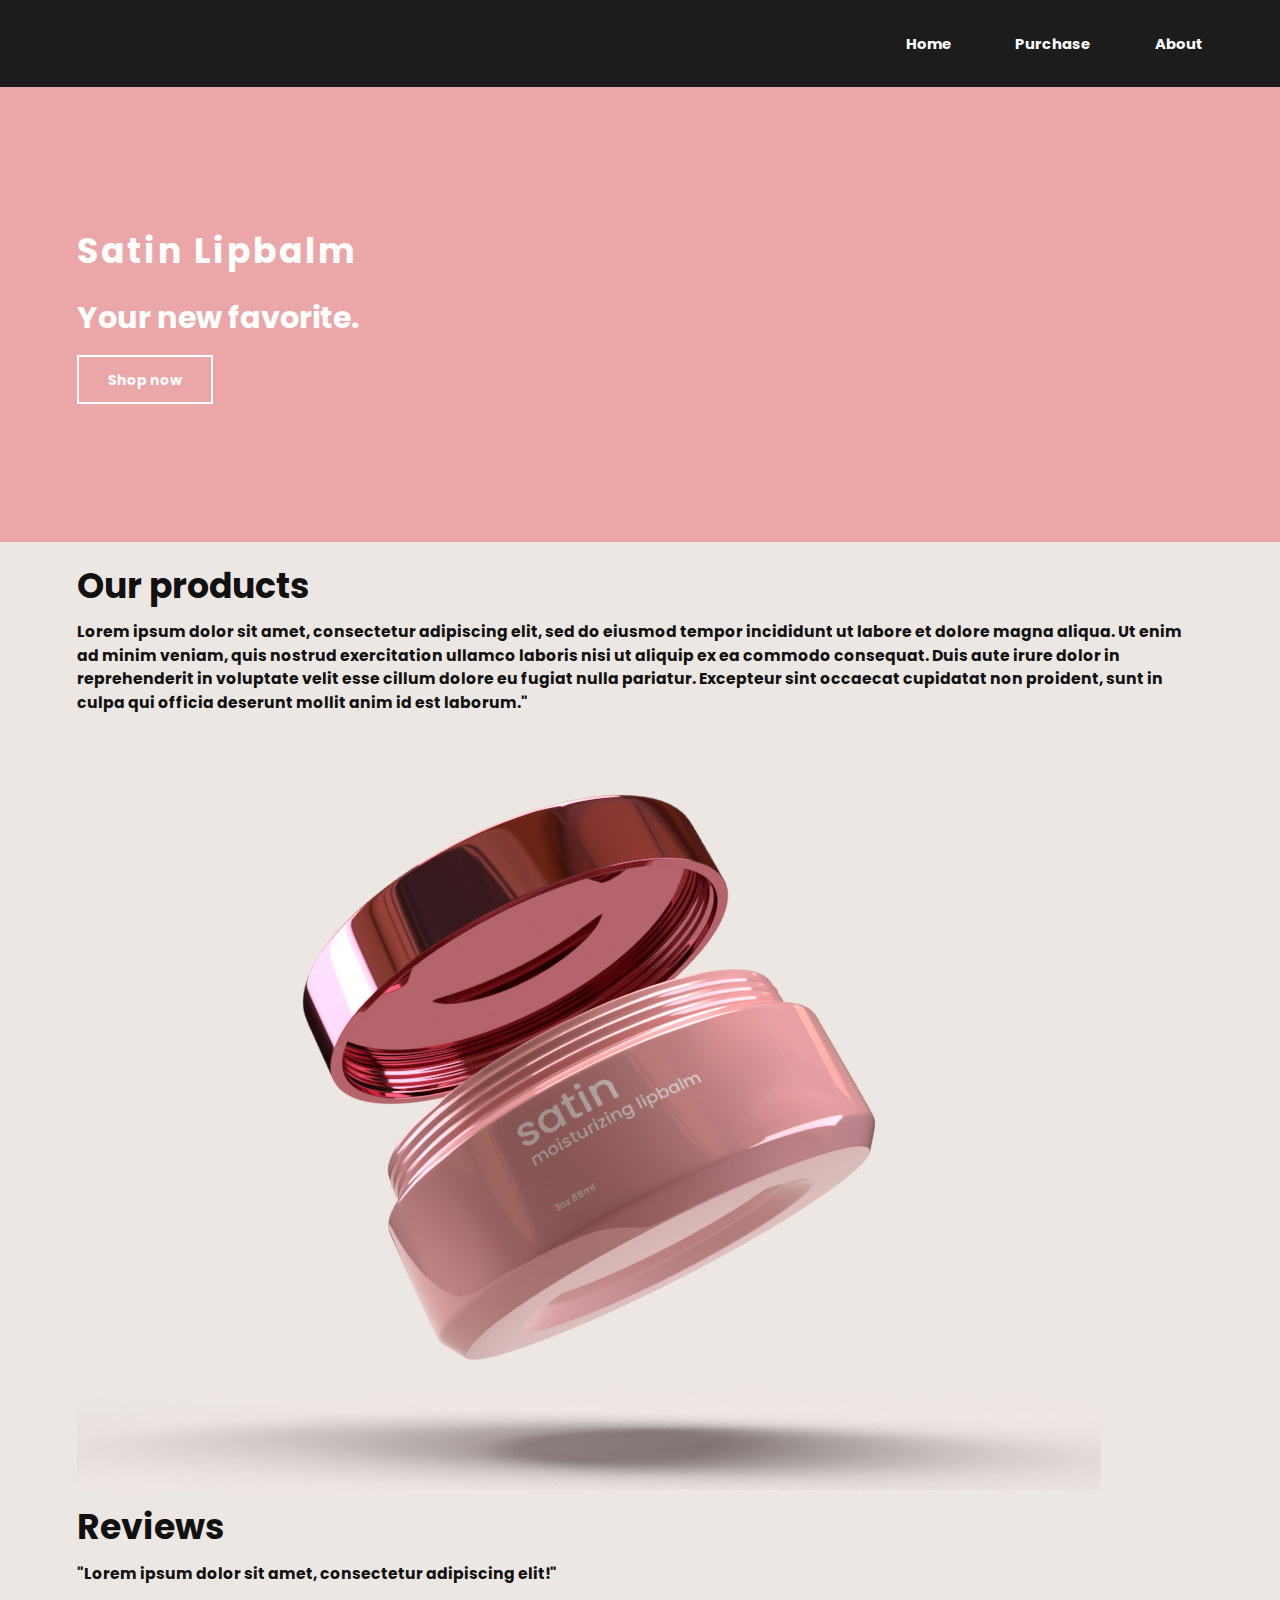
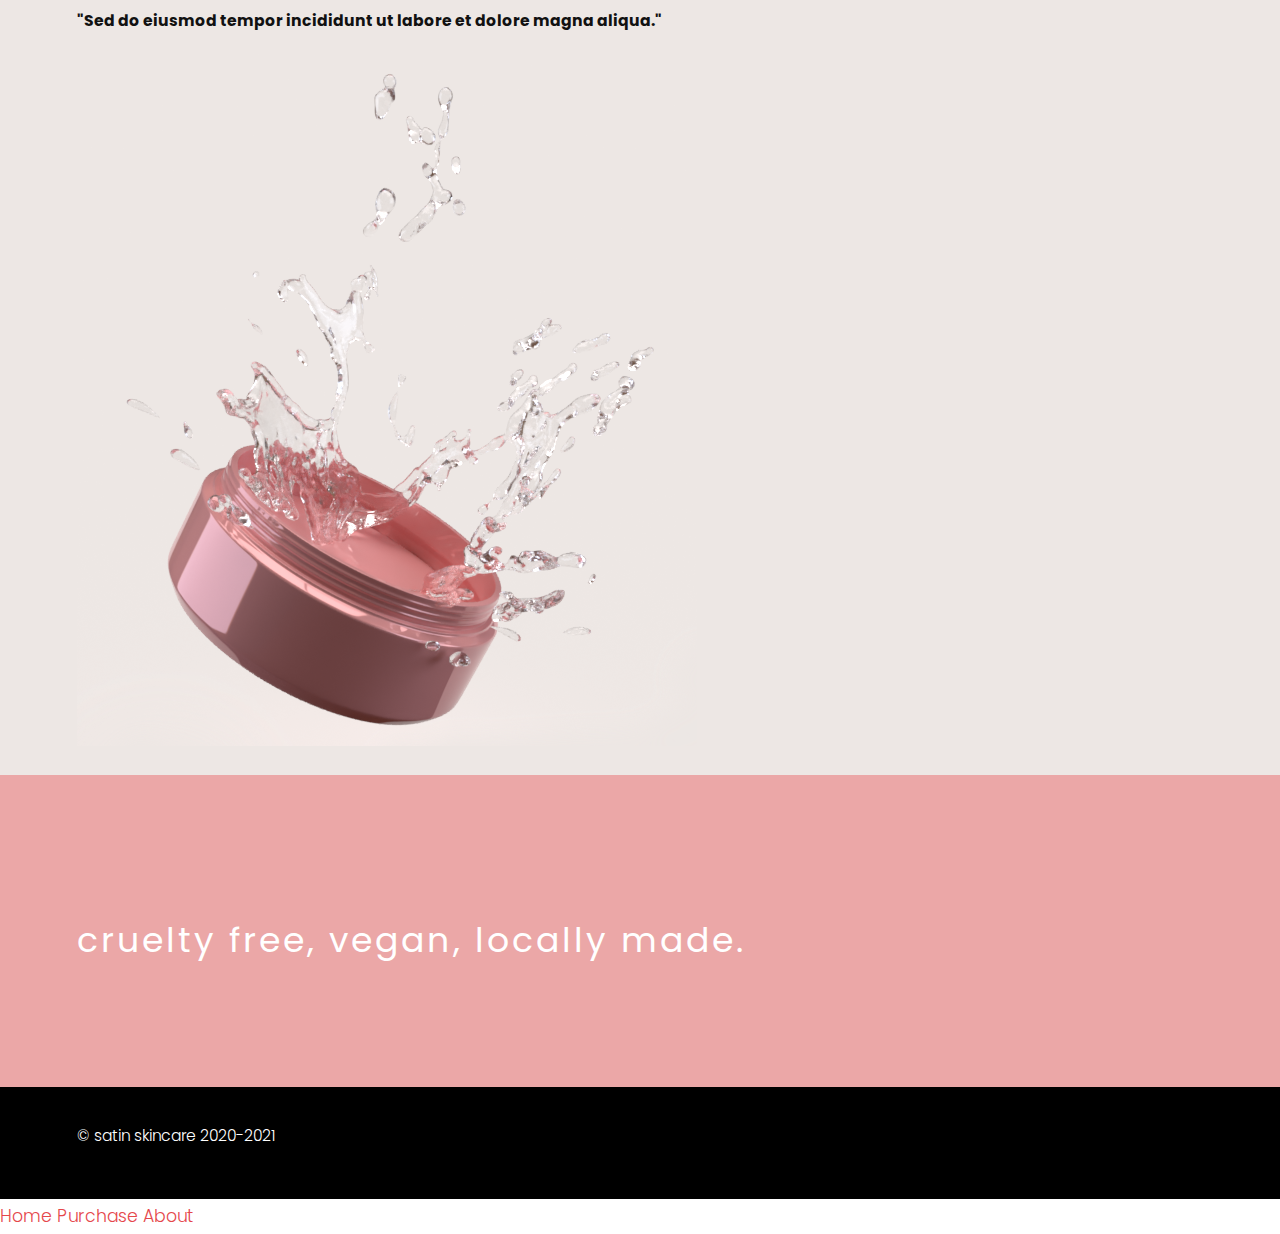
<file: index.html>
<!DOCTYPE HTML>
<!--
    The template used was provided by Templated under the Creative Commons License.
    The official copyright statement is as follows:

	Introspect by TEMPLATED
	templated.co @templatedco
	Released for free under the Creative Commons Attribution 3.0 license (templated.co/license)
-->
<html>
	<head>
        <link rel="preconnect" href="https://fonts.gstatic.com">
        <link href="https://fonts.googleapis.com/css2?family=Poppins:wght@600;800&display=swap" rel="stylesheet">
        
        
		<title>satin skincare - homepage</title>
		<meta charset="utf-8" />
		<meta name="viewport" content="width=device-width, initial-scale=1, user-scalable=no" />
		<link rel="stylesheet" href="assets/css/main.css" />
	</head>
	<body>

		<!-- Header -->
			<header id="header">
				<div class="inner">
					<a href="index.html" class="logo"></a>
					<nav id="nav">
						<a href="index.html">Home</a>
                        <a href="purchase.html">Purchase</a>
						<a href="about.html">About</a>
					</nav>
				</div>
			</header>
			<a href="#menu" class="navPanelToggle"><span class="fa fa-bars"></span></a>

		<!-- Banner -->
			<section id="banner">
				<div class="inner">
					<h1> Satin Lipbalm </h1> 
                    <h2> Your new favorite. </h2>
					<ul class="actions">
						<li><a href="purchase.html" class="button alt">Shop now</a></li>
					</ul>
				</div>
			</section>

        
        
		<!-- One -->
			<section id="one">
				<div class="inner">
					<header>
                        <h1> Our products</h1>
                        <h5>Lorem ipsum dolor sit amet, consectetur adipiscing elit, sed do eiusmod tempor incididunt ut labore et dolore magna aliqua. Ut enim ad minim veniam, quis nostrud exercitation ullamco laboris nisi ut aliquip ex ea commodo consequat. Duis aute irure dolor in reprehenderit in voluptate velit esse cillum dolore eu fugiat nulla pariatur. Excepteur sint occaecat cupidatat non proident, sunt in culpa qui officia deserunt mollit anim id est laborum."</h5>
                 <img src="assets/img/openlogo.png">
                        <h1> Reviews</h1>
                        <h5>
                        "Lorem ipsum dolor sit amet, consectetur adipiscing elit!" <br>
                            <br>
                        "Sed do eiusmod tempor incididunt ut labore et dolore magna aliqua." </h5>
                        <img src="assets/img/splash.png">      
                        
					</header>
                    </div>    
			</section>
        
        <section id="banner">
				<div class="inner">
					<h1> <span> cruelty free, vegan, locally made.</span></h1>
				</div>
			</section>
        
        <!-- Footer -->
			<section id="footer">
				<div class="inner">
					<header>
						<h2></h2>
					</header>
					
					<div class="copyright">
						&copy; satin skincare 2020-2021
					</div>
				</div>
			</section>

			<script src="assets/js/jquery.min.js"></script>
			<script src="assets/js/skel.min.js"></script>
			<script src="assets/js/util.js"></script>
			<script src="assets/js/main.js"></script>

	</body>
</html>
</file>
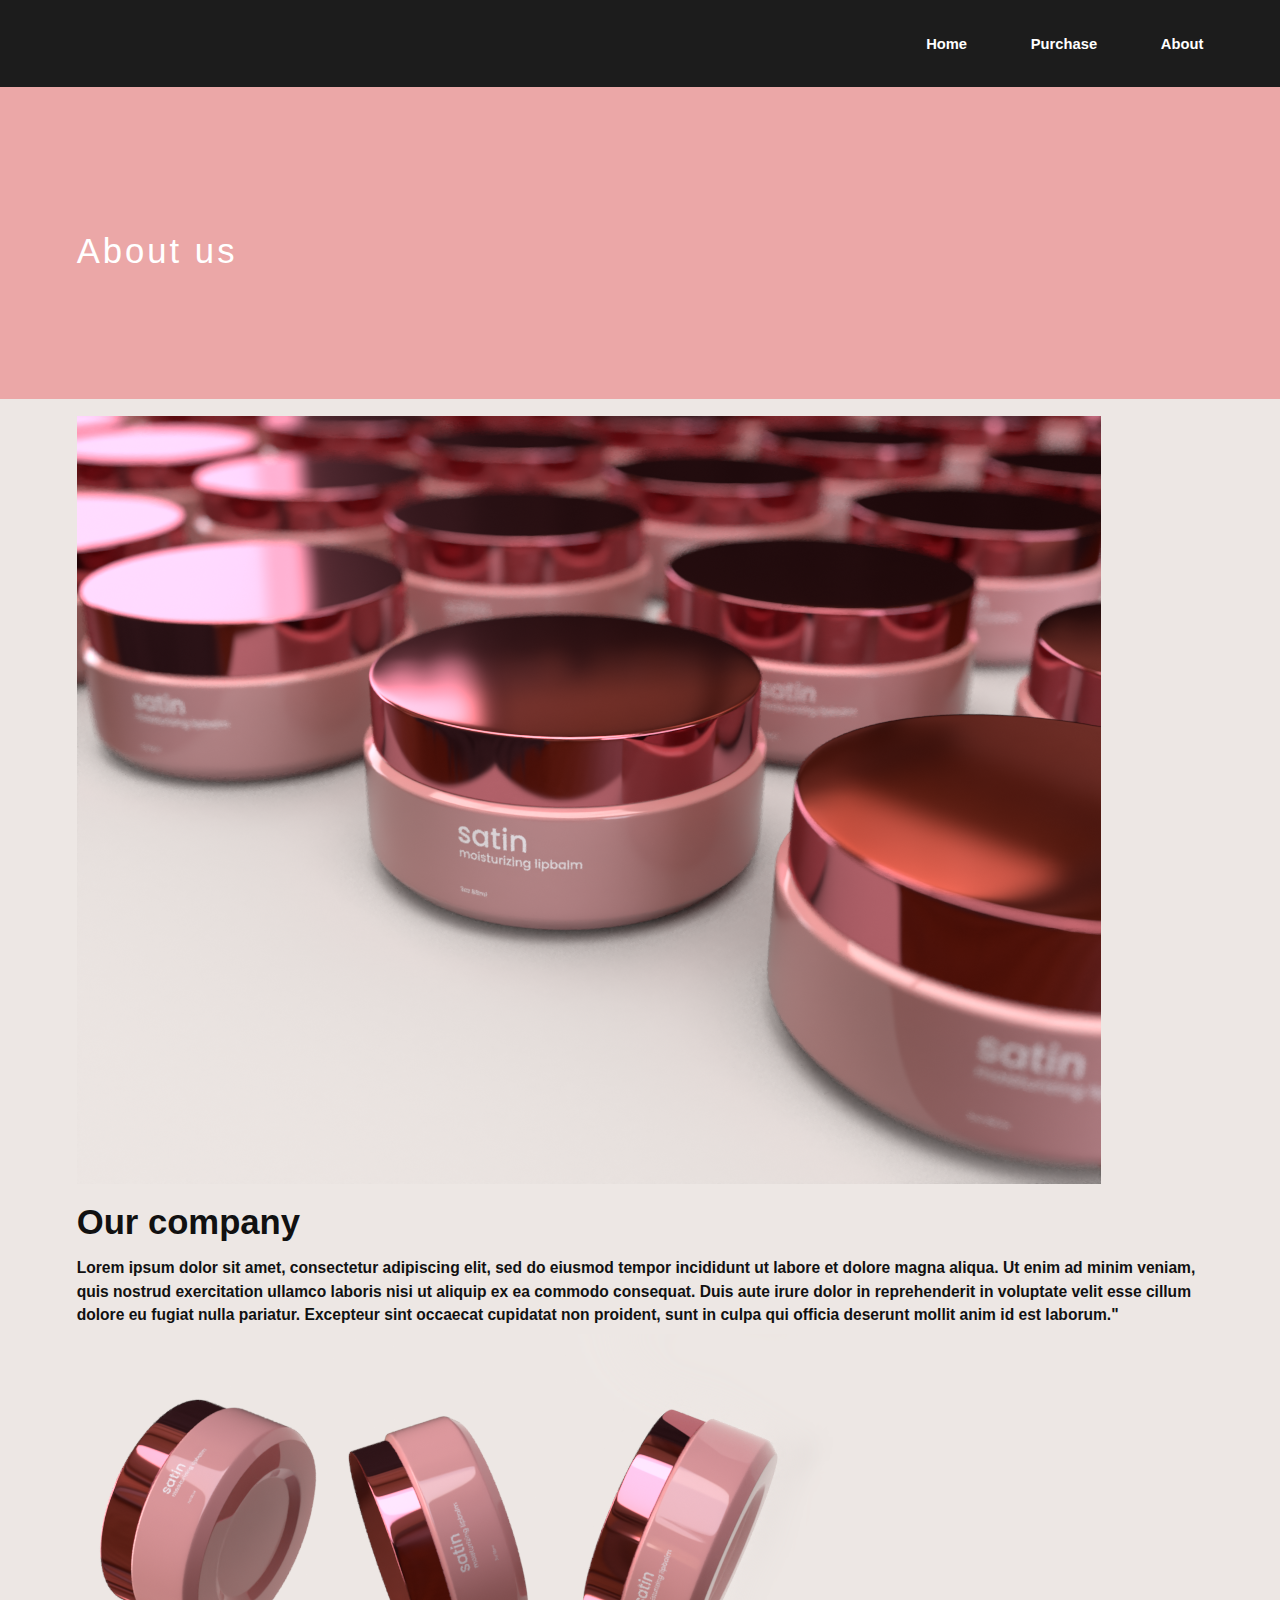
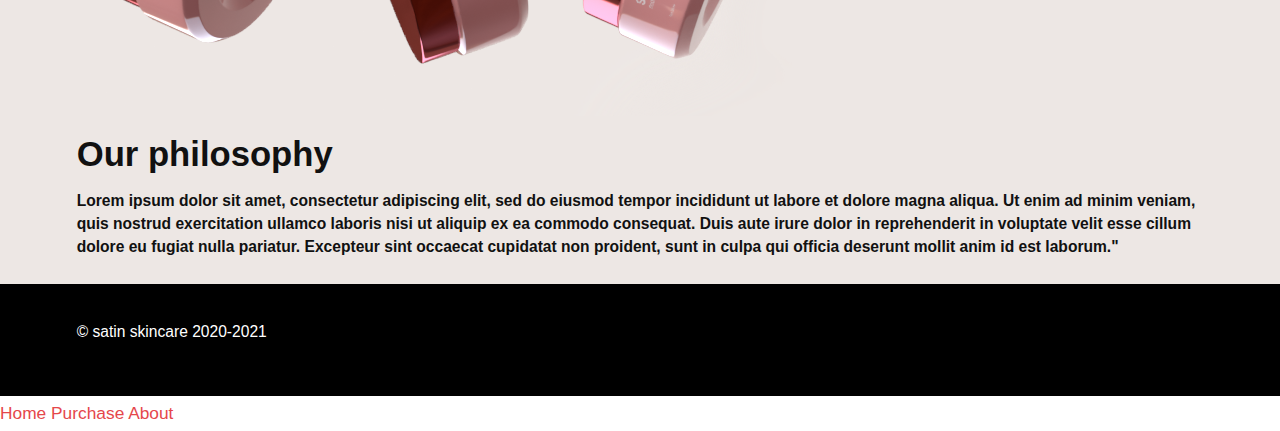
<file: about.html>
<!DOCTYPE HTML>
<!--
	Introspect by TEMPLATED
	templated.co @templatedco
	Released for free under the Creative Commons Attribution 3.0 license (templated.co/license)
-->
<html>
	<head>
		<title>satin skincare - about</title>
		<meta charset="utf-8" />
		<meta name="viewport" content="width=device-width, initial-scale=1, user-scalable=no" />
		<link rel="stylesheet" href="assets/css/main.css" />
	</head>
	<body>

			<header id="header">
				<div class="inner">
					<a href="index.html" class="logo"></a>
					<nav id="nav">
						<a href="index.html">Home</a>
						<a href="purchase.html">Purchase</a>
						<a href="about.html">About</a>
					</nav>
				</div>
			</header>
					
        <!-- Banner -->
			<section id="banner">
				<div class="inner">
					<h1> <span>About us</span></h1>
				</div>
			</section>

		<!-- One -->
			<section id="one">
				<div class="inner">
					<header>
				<img src="assets/img/somany.png">
                <h1> Our company</h1>
                        <h5>Lorem ipsum dolor sit amet, consectetur adipiscing elit, sed do eiusmod tempor incididunt ut labore et dolore magna aliqua. Ut enim ad minim veniam, quis nostrud exercitation ullamco laboris nisi ut aliquip ex ea commodo consequat. Duis aute irure dolor in reprehenderit in voluptate velit esse cillum dolore eu fugiat nulla pariatur. Excepteur sint occaecat cupidatat non proident, sunt in culpa qui officia deserunt mollit anim id est laborum."</h5>
                 <img src="assets/img/3horizontal.png">
                        <h1> Our philosophy</h1>
                        <h5>Lorem ipsum dolor sit amet, consectetur adipiscing elit, sed do eiusmod tempor incididunt ut labore et dolore magna aliqua. Ut enim ad minim veniam, quis nostrud exercitation ullamco laboris nisi ut aliquip ex ea commodo consequat. Duis aute irure dolor in reprehenderit in voluptate velit esse cillum dolore eu fugiat nulla pariatur. Excepteur sint occaecat cupidatat non proident, sunt in culpa qui officia deserunt mollit anim id est laborum."</h5>
					</header>
                    </div>
                
                
			</section>
        
			<section id="footer">
				<div class="inner">
					<header>
						<h2></h2>
					</header>
					
					<div class="copyright">
						&copy; satin skincare 2020-2021
					</div>
				</div>
			</section>

			<script src="assets/js/jquery.min.js"></script>
			<script src="assets/js/skel.min.js"></script>
			<script src="assets/js/util.js"></script>
			<script src="assets/js/main.js"></script>
				

	</body>
</html>
</file>
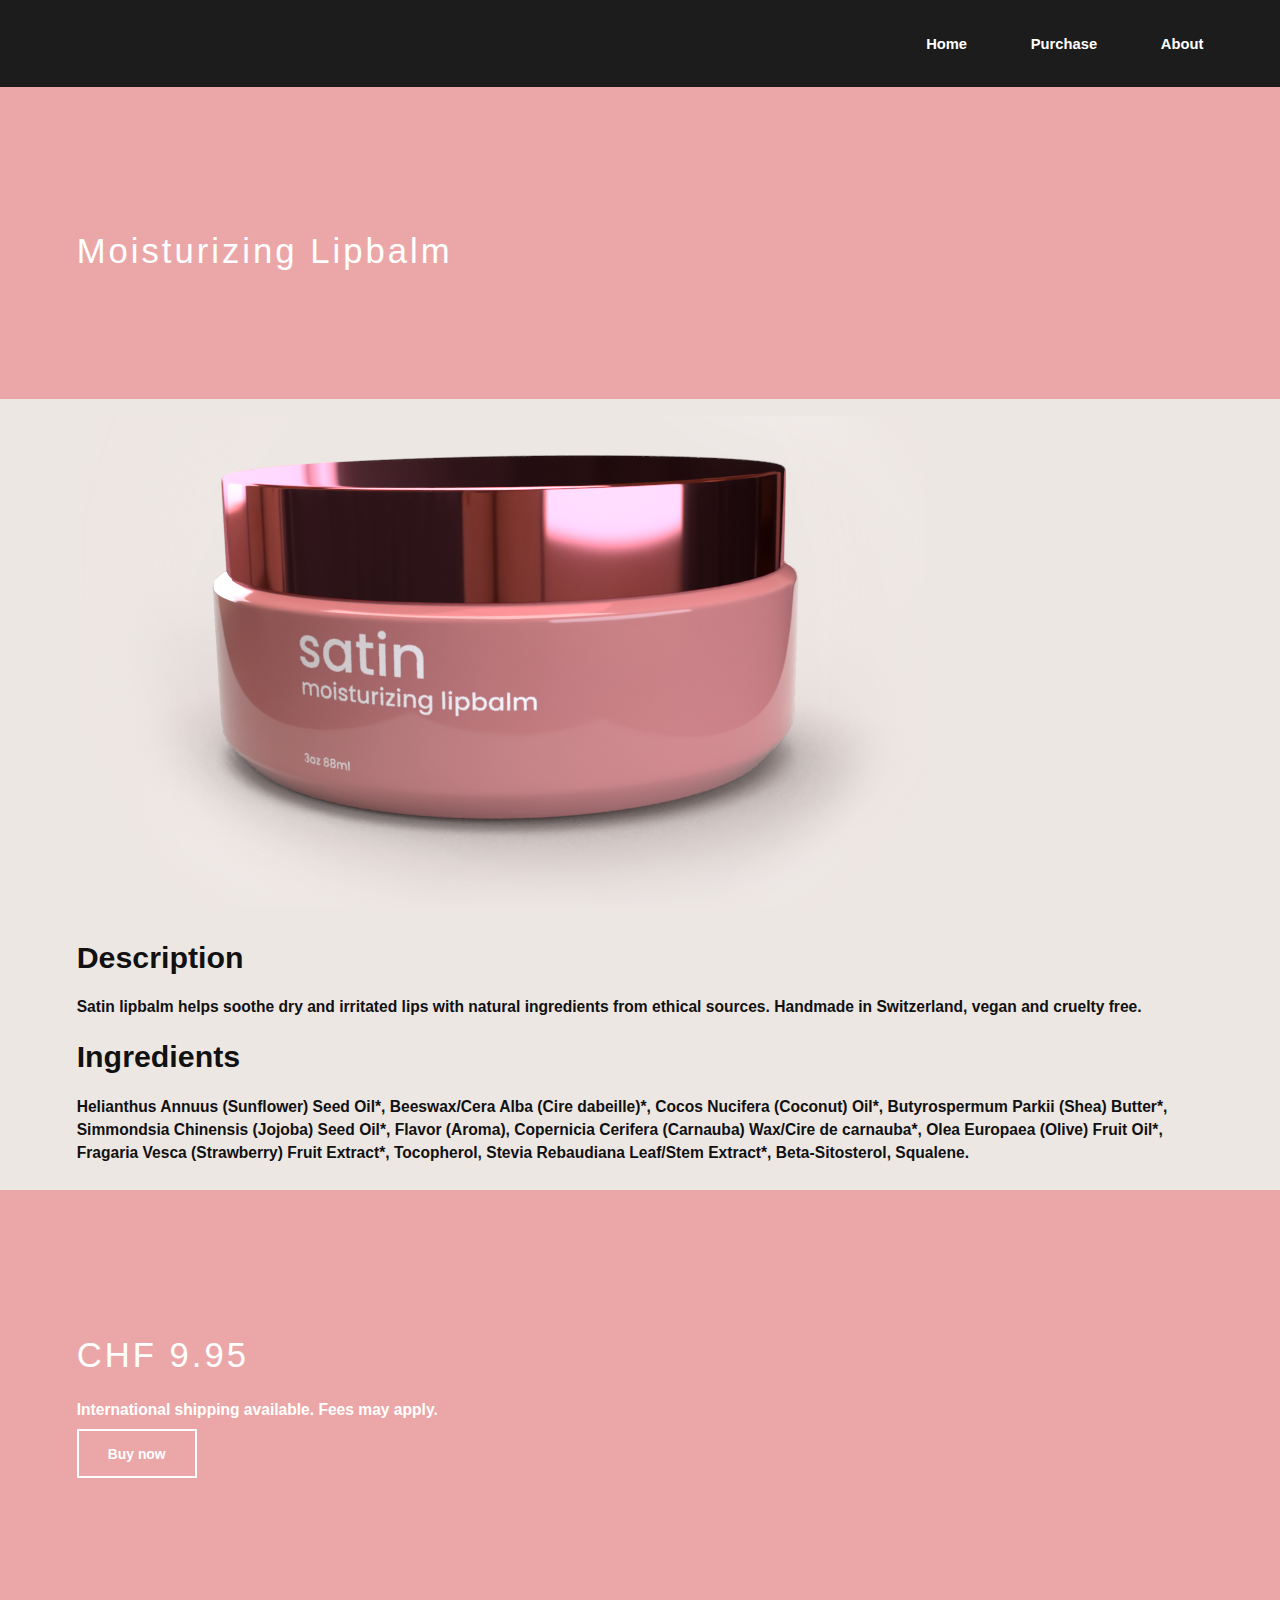
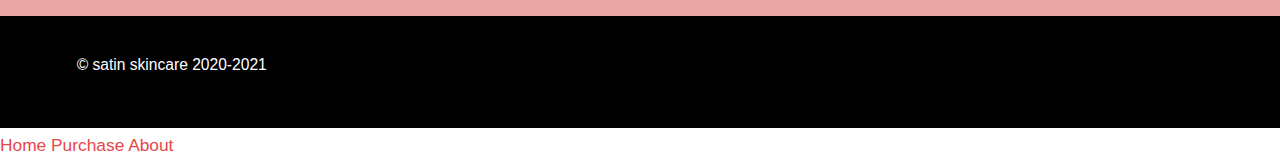
<file: purchase.html>
<!DOCTYPE HTML>
<!--
    The template used is by Templated.
    The official copyright statement is as follows:

	Introspect by TEMPLATED
	templated.co @templatedco
	Released for free under the Creative Commons Attribution 3.0 license (templated.co/license)
-->
<html>
	<head>
		<title>satin skincare - purchase</title>
		<meta charset="utf-8" />
		<meta name="viewport" content="width=device-width, initial-scale=1, user-scalable=no" />
		<link rel="stylesheet" href="assets/css/main.css" />
	</head>
	<body>

		<!-- Header -->
			<header id="header">
				<div class="inner">
					<a href="index.html" class="logo"></a>
					<nav id="nav">
						<a href="index.html">Home</a>
                        <a href="purchase.html">Purchase</a>
						<a href="about.html">About</a>
					</nav>
				</div>
			</header>
			<a href="#menu" class="navPanelToggle"><span class="fa fa-bars"></span></a>

		<!-- Banner -->
			<section id="banner">
				<div class="inner">
					<h1> <span> Moisturizing Lipbalm </span> </h1>
				</div>
			</section>
        
        
        <!-- One -->
			<section id="one">
				<div class="inner">
					<header>
                        <img src="assets/img/single.png">
                        <h2> Description </h2>
                        <h5> Satin lipbalm helps soothe dry and irritated lips with natural ingredients from ethical sources. Handmade in Switzerland, vegan and cruelty free.
                        </h5>
                        <h2> Ingredients </h2>
                        <h5> Helianthus Annuus (Sunflower) Seed Oil*, Beeswax/Cera Alba (Cire dabeille)*, Cocos Nucifera (Coconut) Oil*, Butyrospermum Parkii (Shea) Butter*, Simmondsia Chinensis (Jojoba) Seed Oil*, Flavor (Aroma), Copernicia Cerifera (Carnauba) Wax/Cire de carnauba*, Olea Europaea (Olive) Fruit Oil*, Fragaria Vesca (Strawberry) Fruit Extract*, Tocopherol, Stevia Rebaudiana Leaf/Stem Extract*, Beta-Sitosterol, Squalene.
                    </h5>
					</header>
                    </div>    
			</section>
        
        <!-- One -->
        <section id="banner">
				<div class="inner">
					<h1> <span>CHF 9.95</span></h1>
                    <h5> International shipping available. Fees may apply.</h5>
					<ul class="actions">
						<li><a href="purchase.html" class="button alt">Buy now</a></li>
					</ul>
				</div>
			</section>

		<!-- Footer -->
			<section id="footer">
				<div class="inner">
					<header>
						<h2></h2>
					</header>
					
					<div class="copyright">
						&copy; satin skincare 2020-2021
					</div>
				</div>
			</section>

		<!-- Scripts -->
			<script src="assets/js/jquery.min.js"></script>
			<script src="assets/js/skel.min.js"></script>
			<script src="assets/js/util.js"></script>
			<script src="assets/js/main.js"></script>

	</body>
</html>
</file>
<file: assets/css/main.css>
@import url(https://fonts.googleapis.com/css?family=Lato:300,400,700|Pacifico);
a,
body,
div,
footer,
h1,
h2,
h3,
h4,
h5,
h6,
header,
html,
img,
li,
menu,
nav,
section,
span,
ul {
	margin: 0;
	padding: 0;
	border: 0;
	font-size: 100%;
	font: inherit;
	vertical-align: baseline
}

footer,
header,
menu,
nav,
section {
	display: block
}

body {
	line-height: 1;
	background-color: #ede7e4
}

ul {
	list-style: none
}

body {
	-webkit-text-size-adjust: none
}

*,
:after,
:before {
	-moz-box-sizing: border-box;
	-webkit-box-sizing: border-box;
	box-sizing: border-box
}

body {
	-ms-overflow-style: scrollbar
}

@media screen and (max-width:480px) {
	body,
	html {
		min-width: 320px
	}
}

body {
	background: #fff
}

body {
	background-color: #fff;
	color: #111
}

body {
	font-family: Poppins, sans-serif;
	font-size: 15pt;
	font-weight: 300;
	line-height: 2
}

@media screen and (max-width:1680px) {
	body {
		font-size: 13pt
	}
}

@media screen and (max-width:1280px) {
	body {
		font-size: 13pt
	}
}

@media screen and (max-width:980px) {
	body {
		font-size: 12pt
	}
}

@media screen and (max-width:736px) {
	body {
		font-size: 12pt
	}
}

@media screen and (max-width:480px) {
	body {
		font-size: 12pt
	}
}

a {
	-moz-transition: color .2s ease-in-out;
	-webkit-transition: color .2s ease-in-out;
	-ms-transition: color .2s ease-in-out;
	transition: color .2s ease-in-out;
	text-decoration: none
}

a:hover {
	text-decoration: underline
}

h1,
h2,
h3,
h4,
h5,
h6 {
	font-weight: 700;
	line-height: 1.5;
	margin: .5em 0 .5em 0
}

h1 a,
h2 a,
h3 a,
h4 a,
h5 a,
h6 a {
	color: inherit;
	text-decoration: none
}

h1 {
	font-size: 2em;
	margin: 0 0 .25em 0
}

h2 {
	font-size: 1.75em
}

h3 {
	font-size: 1.35em
}

h4 {
	font-size: 1.1em
}

h5 {
	font-size: .9em
}

h6 {
	font-size: .7em
}

@media screen and (max-width:736px) {
	h1 {
		font-size: 1.5em
	}
	h2 {
		font-size: 1.25em
	}
	h3 {
		font-size: 1.1em
	}
}

a {
	color: #e5474b
}

h1,
h2,
h3,
h4,
h5,
h6 {
	color: #00000
}

.button,
button {
	-moz-appearance: none;
	-webkit-appearance: none;
	-ms-appearance: none;
	appearance: none;
	-moz-transition: background-color .2s ease-in-out, color .2s ease-in-out;
	-webkit-transition: background-color .2s ease-in-out, color .2s ease-in-out;
	-ms-transition: background-color .2s ease-in-out, color .2s ease-in-out;
	transition: background-color .2s ease-in-out, color .2s ease-in-out;
	border-radius: 0;
	border: 0;
	cursor: pointer;
	display: inline-block;
	font-size: .8em;
	font-weight: 700;
	height: 3.5em;
	line-height: 3.65em;
	padding: 0 2.25em;
	text-align: center;
	text-decoration: none;
	text-transform: none;
	white-space: nowrap
}

.button:hover,
button:hover {
	text-decoration: none
}

.button:disabled,
button:disabled {
	-moz-pointer-events: none;
	-webkit-pointer-events: none;
	-ms-pointer-events: none;
	pointer-events: none;
	opacity: .25
}

.button,
button {
	background-color: #5a5a5a;
	color: #fff!important
}

.button:hover,
button:hover {
	background-color: #676767
}

.button:active,
button:active {
	background-color: #4d4d4d
}

.button.alt,
button.alt {
	background-color: transparent;
	box-shadow: inset 0 0 0 2px #e5474b;
	color: #e5474b!important
}

.button.alt:hover,
button.alt:hover {
	background: #fceced
}

.button.alt:active,
button.alt:active {
	background-color: #f9dadb
}

::-webkit-input-placeholder {
	opacity: 1
}

:-moz-placeholder {
	opacity: 1
}

::-moz-placeholder {
	opacity: 1
}

:-ms-input-placeholder {
	opacity: 1
}

::-webkit-input-placeholder {
	color: #717171!important
}

:-moz-placeholder {
	color: #717171!important
}

::-moz-placeholder {
	color: #717171!important
}

:-ms-input-placeholder {
	color: #717171!important
}

ul {
	list-style: disc;
	margin: 0 0 2em 0;
	padding-left: 1em
}

ul li {
	padding-left: .5em
}

ul.alt {
	list-style: none;
	padding-left: 0
}

ul.alt li {
	border-top: solid 1px;
	padding: .5em 0
}

ul.alt li:first-child {
	border-top: 0;
	padding-top: 0
}

ul.actions {
	cursor: default;
	list-style: none;
	padding-left: 0
}

ul.actions li {
	display: inline-block;
	padding: 0 1em 0 0;
	vertical-align: middle
}

ul.actions li:last-child {
	padding-right: 0
}

ul.alt li {
	border-top-color: #000
}

section .inner {
	max-width: 65em;
	width: calc(100% - 6em);
	margin: 0 auto
}

@media screen and (max-width:480px) {
	section .inner {
		max-width: 90%;
		width: 90%
	}
}

body {
	position: relative;
	padding-top: 5em
}

#header {
	background: #1c1c1c;
	color: #d5d5d5;
	cursor: default;
	height: 5em;
	left: 0;
	line-height: 5em;
	position: fixed;
	text-align: right;
	top: 0;
	width: 100%;
	z-index: 10001
}

#header .inner {
	max-width: 65em;
	width: calc(100% - 6em);
	margin: 0 auto;
	position: relative
}

@media screen and (max-width:480px) {
	#header .inner {
		max-width: 90%;
		width: 90%
	}
}

#header .logo {
	font-family: Poppins, sans-serif;
	display: inline-block;
	height: inherit;
	left: 0;
	line-height: inherit;
	margin: 0;
	padding: 0;
	position: absolute;
	top: 0;
	color: #fffFF;
	font-size: 1em;
	text-transform: none;
	font-weight: 400;
	padding: 0
}

#header .logo:hover {
	color: rgba(229, 71, 75, .75)
}

#header a {
	-moz-transition: color .2s ease-in-out;
	-webkit-transition: color .2s ease-in-out;
	-ms-transition: color .2s ease-in-out;
	transition: color .2s ease-in-out;
	display: inline-block;
	padding: 0 2em;
	color: #fff;
	text-decoration: none;
	text-transform: none;
	font-weight: 700;
	font-size: .85em
}

#header a:hover {
	color: rgba(255, 255, 255, .75)
}

#header a:last-child {
	padding-right: 0
}

@media screen and (max-width:736px) {
	#header a {
		padding: 0 .5em
	}
}

@media screen and (max-width:480px) {
	#header {
		min-width: 320px
	}
}

#nav {
	display: inline-block
}

@media screen and (max-width:980px) {
	#nav {
		display: none
	}
}

.navPanelToggle {
	position: fixed;
	text-decoration: none;
	height: 4em;
	right: 3em;
	top: .75em;
	width: 4em;
	display: none;
	z-index: 10002
}

.navPanelToggle:before {
	-moz-osx-font-smoothing: grayscale;
	-webkit-font-smoothing: antialiased;
	font-family: Poppins, sans-serif;
	font-style: normal;
	font-weight: 400;
	text-transform: none!important;
	color: #fff;
	display: block;
	font-size: 16px;
	height: 2.25em;
	left: .5em;
	line-height: 2.25em;
	position: absolute;
	text-align: center;
	top: .5em;
	width: 3.5em
}

@media screen and (max-width:980px) {
	.navPanelToggle {
		display: block
	}
}

@media screen and (max-width:736px) {
	.navPanelToggle {
		right: 1em
	}
}

.navPanelToggle :before {
	color: #fff;
	display: block;
	font-size: 16px;
	height: 2.25em;
	left: .5em;
	line-height: 2.25em;
	position: absolute;
	text-align: center;
	top: .5em;
	width: 3.5em
}

#banner {
	background-color: #eba7a7;
	color: #eba7a7;
	padding: 2em 0 1em 0;
	background-color: #eba7a7;
	background-size: cover;
	background-repeat: no-repeat;
	background-position: 15% left;
	text-align: left;
	position: relative;
	z-index: 9999
}

#banner a {
	color: #fff
}

#banner h1,
#banner h2,
#banner h3,
#banner h4,
#banner h5,
#banner h6 {
	color: #fff
}

#banner .button,
#banner button {
	background-color: #5a5a5a;
	color: #fff!important
}

#banner .button:hover,
#banner button:hover {
	background-color: #676767
}

#banner .button:active,
#banner button:active {
	background-color: #4d4d4d
}

#banner .button.alt,
#banner button.alt {
	background-color: transparent;
	box-shadow: inset 0 0 0 2px #fff;
	color: #fff!important
}

#banner .button.alt:hover,
#banner button.alt:hover {
	background: rgba(255, 255, 255, .25)
}

#banner .button.alt:active,
#banner button.alt:active {
	background-color: rgba(255, 255, 255, .2)
}

#banner:after {
	-moz-transition: opacity 4s ease;
	-webkit-transition: opacity 4s ease;
	-ms-transition: opacity 4s ease;
	transition: opacity 4s ease;
	content: '';
	position: absolute;
	width: 100%;
	height: 100%;
	display: block;
	top: 0;
	left: 0;
	background-color: #eba7a7;
	opacity: .25
}

#banner .inner {
	max-width: 65em;
	width: calc(100% - 6em);
	margin: 0 auto;
	position: relative;
	z-index: 10000;
	line-height: 1.5
}

@media screen and (max-width:480px) {
	#banner .inner {
		max-width: 90%;
		width: 90%
	}
}

#banner h1 {
	font-size: 2em;
	margin: 0 0 .5em 0;
	padding: 0;
	letter-spacing: 3px;
	font-weight: 700
}

#banner h1 span {
	font-weight: 400
}

@media screen and (max-width:1680px) {
	#banner {
		padding: 10em 0 8em 0
	}
}

@media screen and (max-width:1280px) {
	#banner {
		padding: 8em 0 6em 0
	}
}

@media screen and (max-width:980px) {
	#banner {
		padding: 12em 0 10em 0
	}
	#banner br {
		display: none
	}
}

@media screen and (max-width:736px) {
	#banner {
		padding: 4em 0 2em 0
	}
	#banner h1 {
		font-size: 1.75em
	}
}

@media screen and (max-width:480px) {
	#banner {
		padding: 5em 0 3em 0
	}
	#banner ul {
		margin-top: 1em
	}
}

#main {
	padding: 4em 0 2em 0
}

#one {
	padding: 1em 0 1em 0;
	background-color: #ede7e4
}

@media screen and (max-width:980px) {
	#one {
		padding: 2em 0 2em 0
	}
}

@media screen and (max-width:736px) {
	#one {
		padding: 2em 0 .1em 0
	}
}

#footer {
	background-color: #fff;
	color: #fff;
	padding: 1em 0 1em 0;
	background: #000
}

#footer a {
	color: #fff
}

#footer h1,
#footer h2,
#footer h3,
#footer h4,
#footer h5,
#footer h6 {
	color: #fff
}

#footer ::-webkit-input-placeholder {
	color: #f8d1d2!important
}

#footer :-moz-placeholder {
	color: #f8d1d2!important
}

#footer ::-moz-placeholder {
	color: #f8d1d2!important
}

#footer :-ms-input-placeholder {
	color: #f8d1d2!important
}

#footer .inner {
	max-width: 65em;
	width: calc(100% - 6em);
	margin: 0 auto
}

@media screen and (max-width:480px) {
	#footer .inner {
		max-width: 90%;
		width: 90%
	}
}

#footer .copyright {
	font-size: .9em;
	margin: 0 0 2em 0;
	padding: 0
}

#footer .copyright a {
	color: #f2a3a5
}

@media screen and (max-width:980px) {
	#footer {
		padding: 4em 0 2em 0
	}
}

@media screen and (max-width:736px) {
	#footer {
		padding: 2em 0 .1em 0
	}
}
</file>
